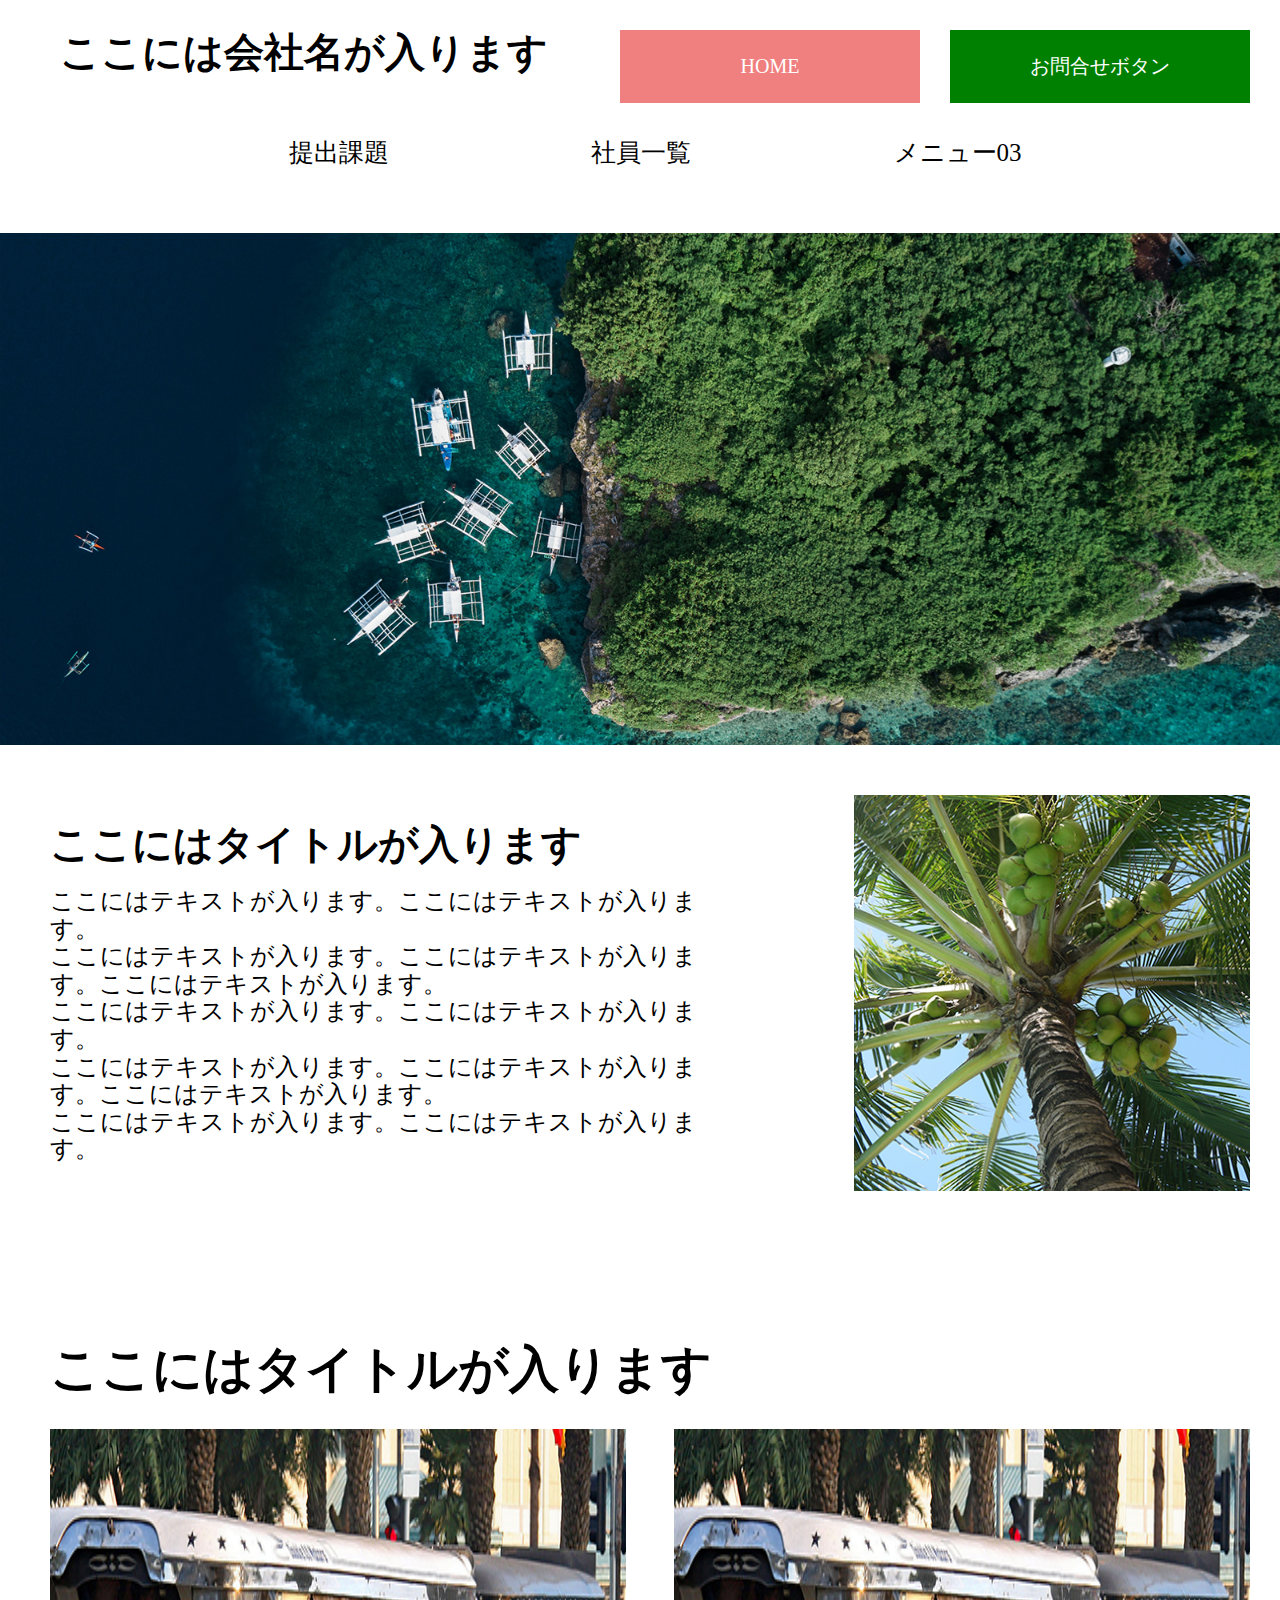
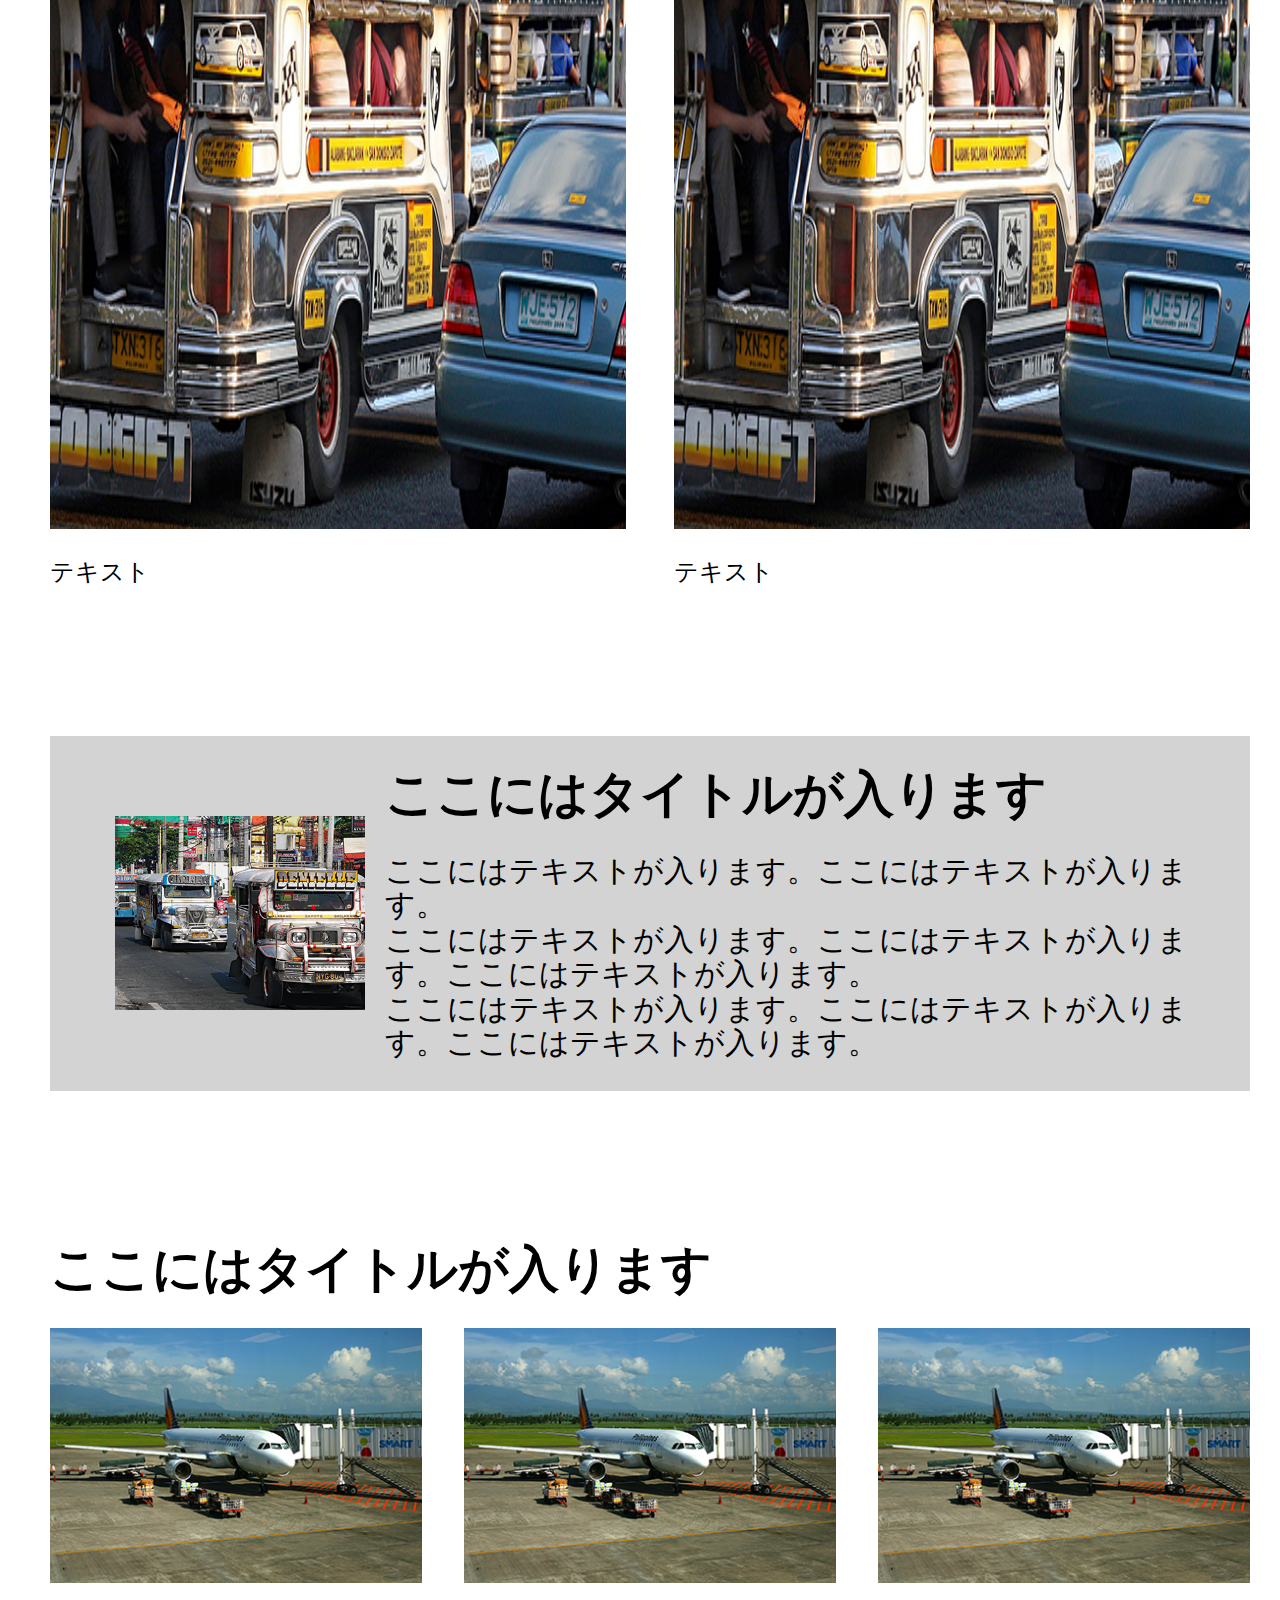
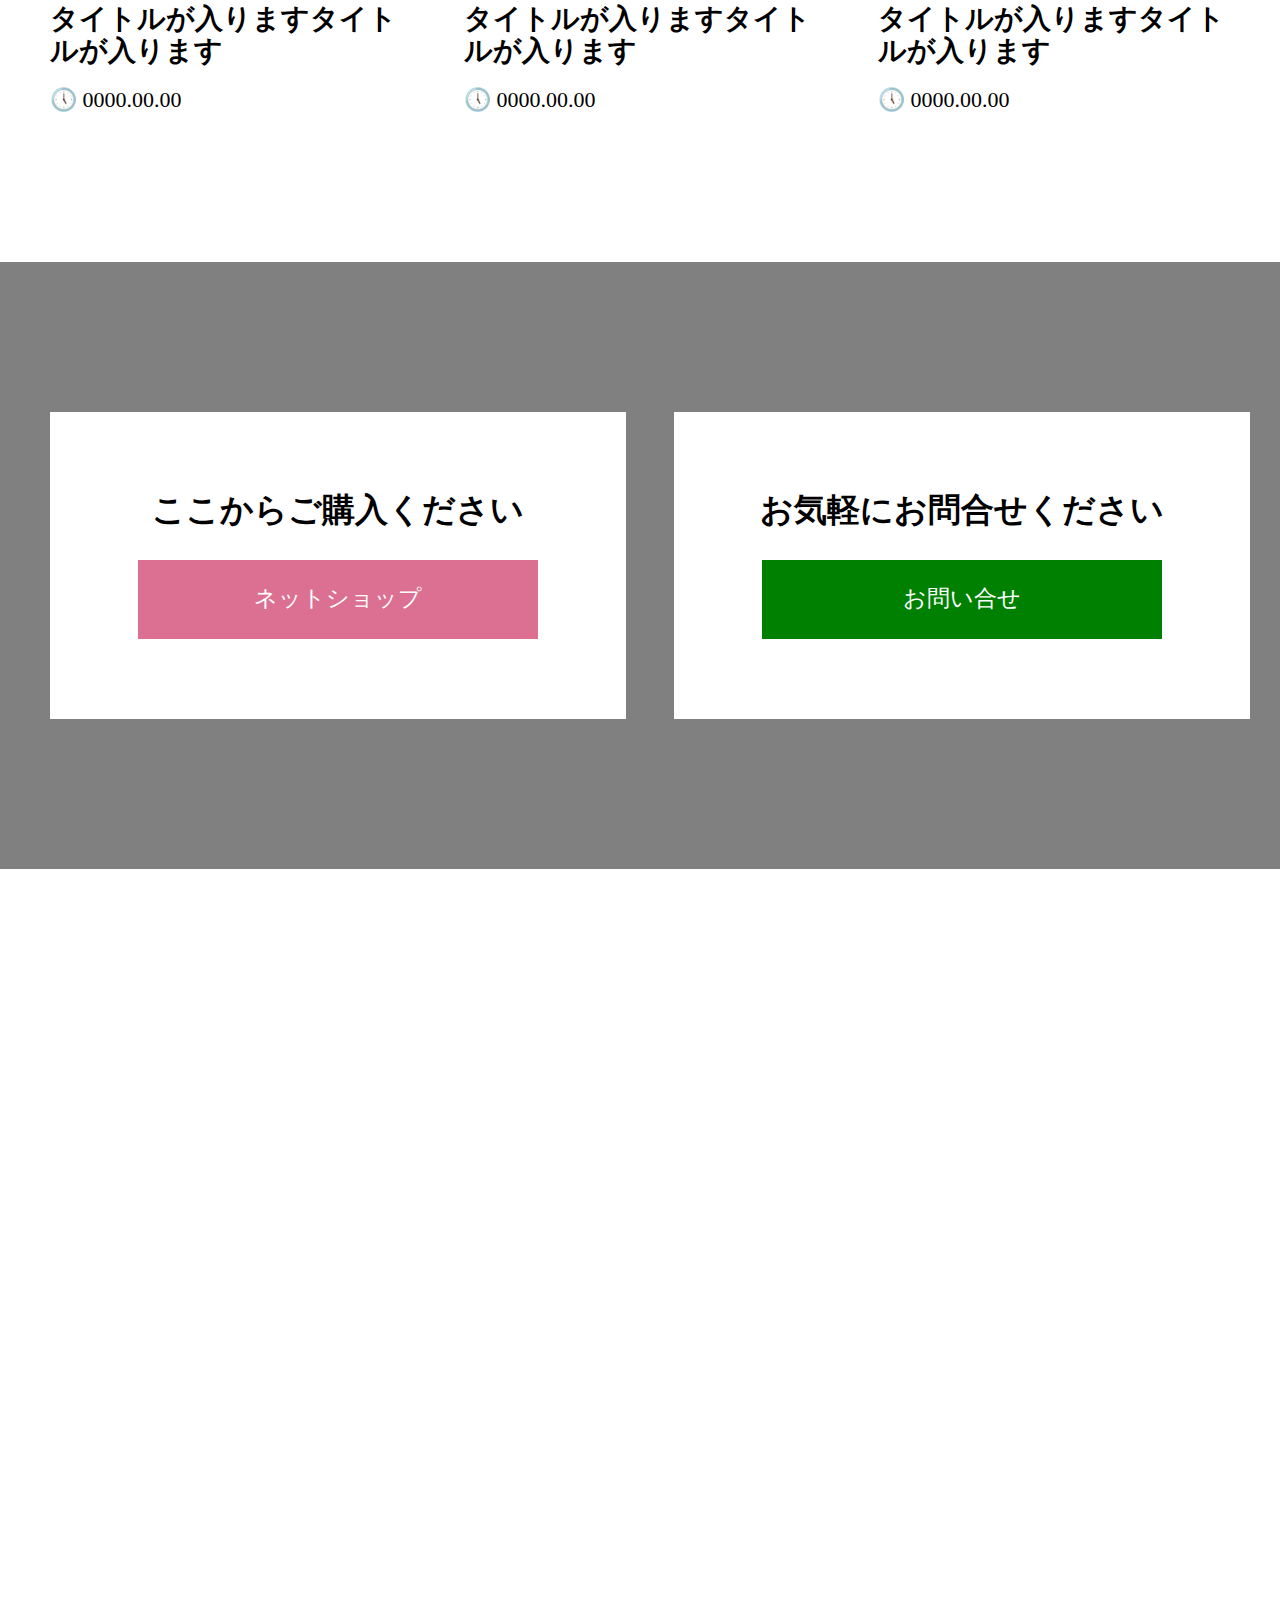
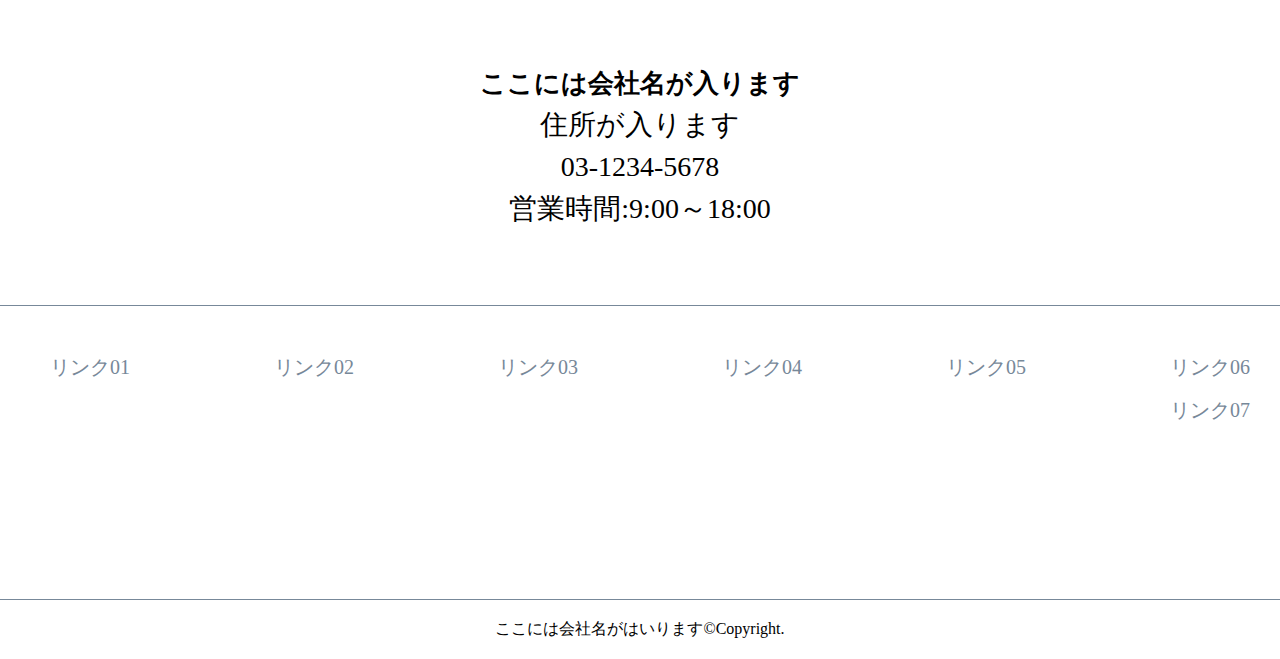
<file: index.html>
<!DOCTYPE html>
<html lang="ja">
  <head>
    <meta charset="UTF-8" />
    <meta name="viewport" content="width=device-width, initial-scale=1.0" />
    <title>top_01</title>
    <link rel="stylesheet" href="./css/reset.css" />
    <link rel="stylesheet" href="./css/style.css" />
  </head>
  <body>
    <header>
      <div class="header">
        <div class="header-logo01">
          <h1 class="header_logo">ここには会社名が入ります</h1>
          <div class="header_btn">
            <a href="./index.html" class="header_btn01">HOME</a>
            <a href="./contact/index.html" class="header_btn02">お問合せボタン</a>
          </div>
        </div>
        <div class="header_nav">
          <ul class="header_nav_list">
          <li><a href="./php" class="header_nav_li">提出課題</a></li>
          <li><a href="../index.php" class="header_nav_li">社員一覧</a></li>
          <li><a href="#" class="header_nav_li">メニュー03</a></li>
          </ul>
        </div>
      </div> 
    </header>
        <div class="header_main_img">
          <img src="./img/mv.png"  class="mv_img"/>
        </div>
    <main>
      <div class="sec_01">
        <div class="wrapper">
          <div class="sec_box">
            <div class="sec_01_left">
              <h1 class="sec_01_h1">ここにはタイトルが入ります</h1>
              <p class="sec_01_p">ここにはテキストが入ります。ここにはテキストが入ります。<br>
              ここにはテキストが入ります。ここにはテキストが入ります。ここにはテキストが入ります。<br>
              ここにはテキストが入ります。ここにはテキストが入ります。<br>
              ここにはテキストが入ります。ここにはテキストが入ります。ここにはテキストが入ります。<br>
              ここにはテキストが入ります。ここにはテキストが入ります。
            </p>
            </div>
            <div class="sec_01_right">
              <img src="./img/img_01.png" class="sec_01_img">
            </div>
          </div>
        </div>
      </div>
      <!-- sec_02------------------------------- -->
      <div class="sec_02">
        <div class="wrapper">
          <div class="sec_02_title">
            <h2 class="sec_02_title_h2">ここにはタイトルが入ります</h2>
          </div>
          <div class="sec_02_box">
            <div class="sec_02_content">
              <div class="sec_02_left">
                <img src="./img/img_02.png" class="sec_02_img">
              </div>
              <div class="sec_02_right">
                <p class="sec_02_p">テキスト</p>
              </div>
            </div>
            <div class="sec_02_content">
              <div class="sec_02_left">
                <img src="./img/img_02.png" class="sec_02_img">
              </div>
              <div class="sec_02_right" >
                <p class="sec_02_p">テキスト</p>
              </div>
            </div>
          </div>
        </div>
      </div>
      <!-- sec_03------------------------------------->
      <div class="sec_03">
        <div class="wrapper">
          <div class="sec_03_content">
            <div class="sec_03_left">
              <img src="./img/img_03.png" class="sec_03_img">
            </div>
            <div class="sec_03_right">
              <h1 class="sec_03_h1">ここにはタイトルが入ります</h1>
              <div class="sec_03_p">ここにはテキストが入ります。ここにはテキストが入ります。<br>ここにはテキストが入ります。ここにはテキストが入ります。ここにはテキストが入ります。<br>ここにはテキストが入ります。ここにはテキストが入ります。ここにはテキストが入ります。</div>
            </div>
          </div>
        </div>
      </div>
      <!-- sec04------------------------------------->
      <div class="sec_04">
        <div class="wrapper">
          <h1 class="sec_04_title">ここにはタイトルが入ります</h1>
          <div class="sec_04_box">
            <div class="sec_04_content">
              <div class="sec_04_left">
                <img src="./img/img_04.png" class="sec_04_img">
              </div>
              <div class="sec_04_right">
                <h2 class="sec_04_h2">タイトルが入りますタイトルが入ります</h2>
                <p class="sec_04_p">&#x1F554 0000.00.00</p>
              </div>
            </div>
            <div class="sec_04_content">
              <div class="sec_04_left">
                <img src="./img/img_04.png" class="sec_04_img">
              </div>
              <div class="sec_04_right">
                <h2 class="sec_04_h2">タイトルが入りますタイトルが入ります</h2>
                <p class="sec_04_p">&#x1F554 0000.00.00</p>
              </div>
            </div>
            <div class="sec_04_content">
              <div class="sec_04_left">
                <img src="./img/img_04.png" class="sec_04_img">
              </div>
              <div class="sec_04_right">
                <h2 class="sec_04_h2">タイトルが入りますタイトルが入ります</h2>
                <p class="sec_04_p">&#x1F554 0000.00.00</p>
              </div>
            </div>
          </div>
          <!-- sec_btn ---------------------- -->
        </div>
        <div class="sec_btn">
          <div class="wrapper">
          <div class="sec_btn_box">
            <div class="sec_btn_content">
               <h2 class="sec_btn_h2">ここからご購入ください</h2>  
                <a href="#" class="sec_btn_a_1">ネットショップ</a>
            </div>
               <div class="sec_btn_content">
                <h2 class="sec_btn_h2">お気軽にお問合せください</h2>
                    <a href="#" class="sec_btn_a_2">お問い合せ</a>
               </div>
          </div>
        </div>
        </div>
      </div>
      <!-- sec_05 ------------------------------ -->
      <div class="sec_05">
        <h3 class="sec_05_h3">ここには会社名が入ります</h3>
        <p class="sec_05_p">住所が入ります</p>
        <p class="sec_05_p">03-1234-5678</p>
        <p class="sec_05_p">営業時間:9:00～18:00</p>
      </div>
      <!-- sec_06 -------------------------------- -->
      <div class="sec_06">
        <div class="wrapper">
          <div class="sec_06_link">
            <a href="#">リンク01</a>
            <a href="#">リンク02</a>
            <a href="#">リンク03</a>
            <a href="#">リンク04</a>
            <a href="#">リンク05</a>
            <a href="#">リンク06</a>
          </div>
          <div class="sec_06_linl_02">
            <a href="#" class="sec_06_li_07">リンク07</a>
          </div>
        </div>
      </div>
      <!-- footer --------------------------------- -->
      <footer>
        <div class="footer">
          <p>ここには会社名がはいります&copy;Copyright.</p>
        </div>
      </footer>    
    </main>
  </body>
</html>
</file>
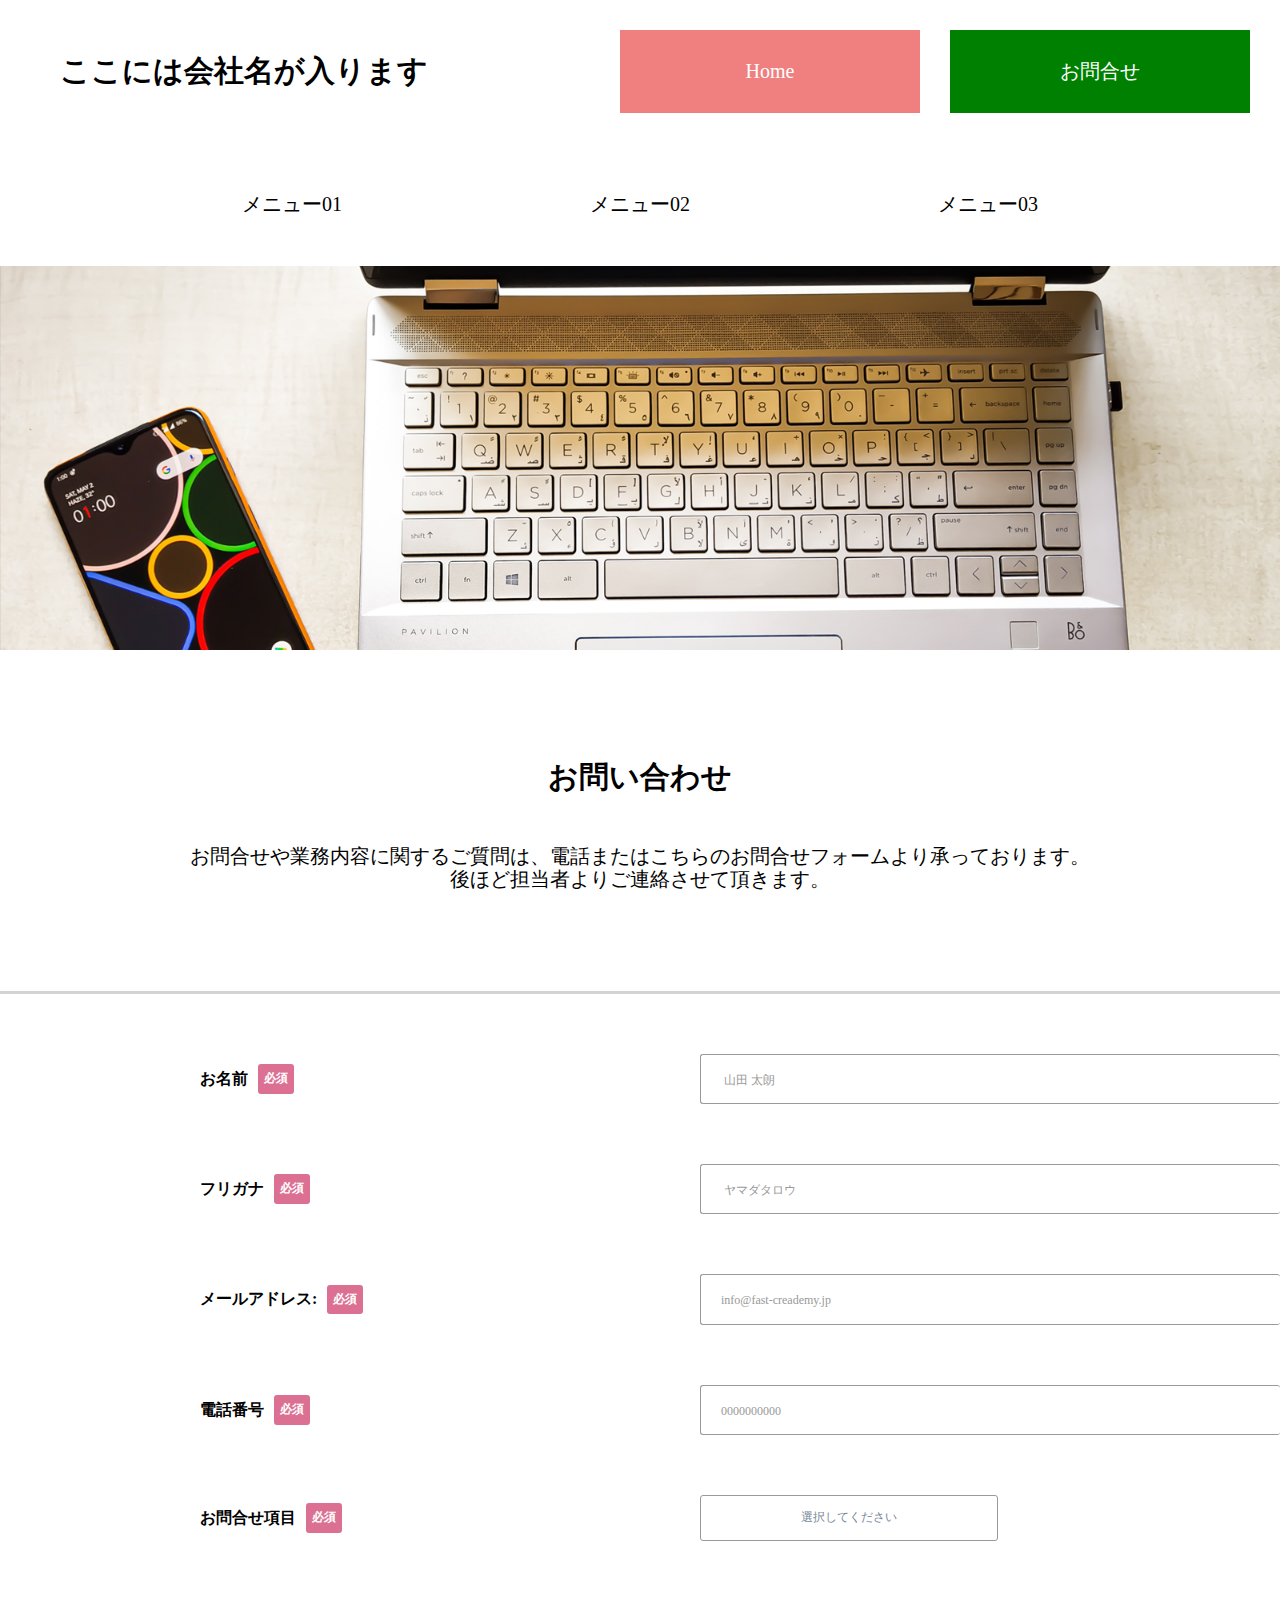
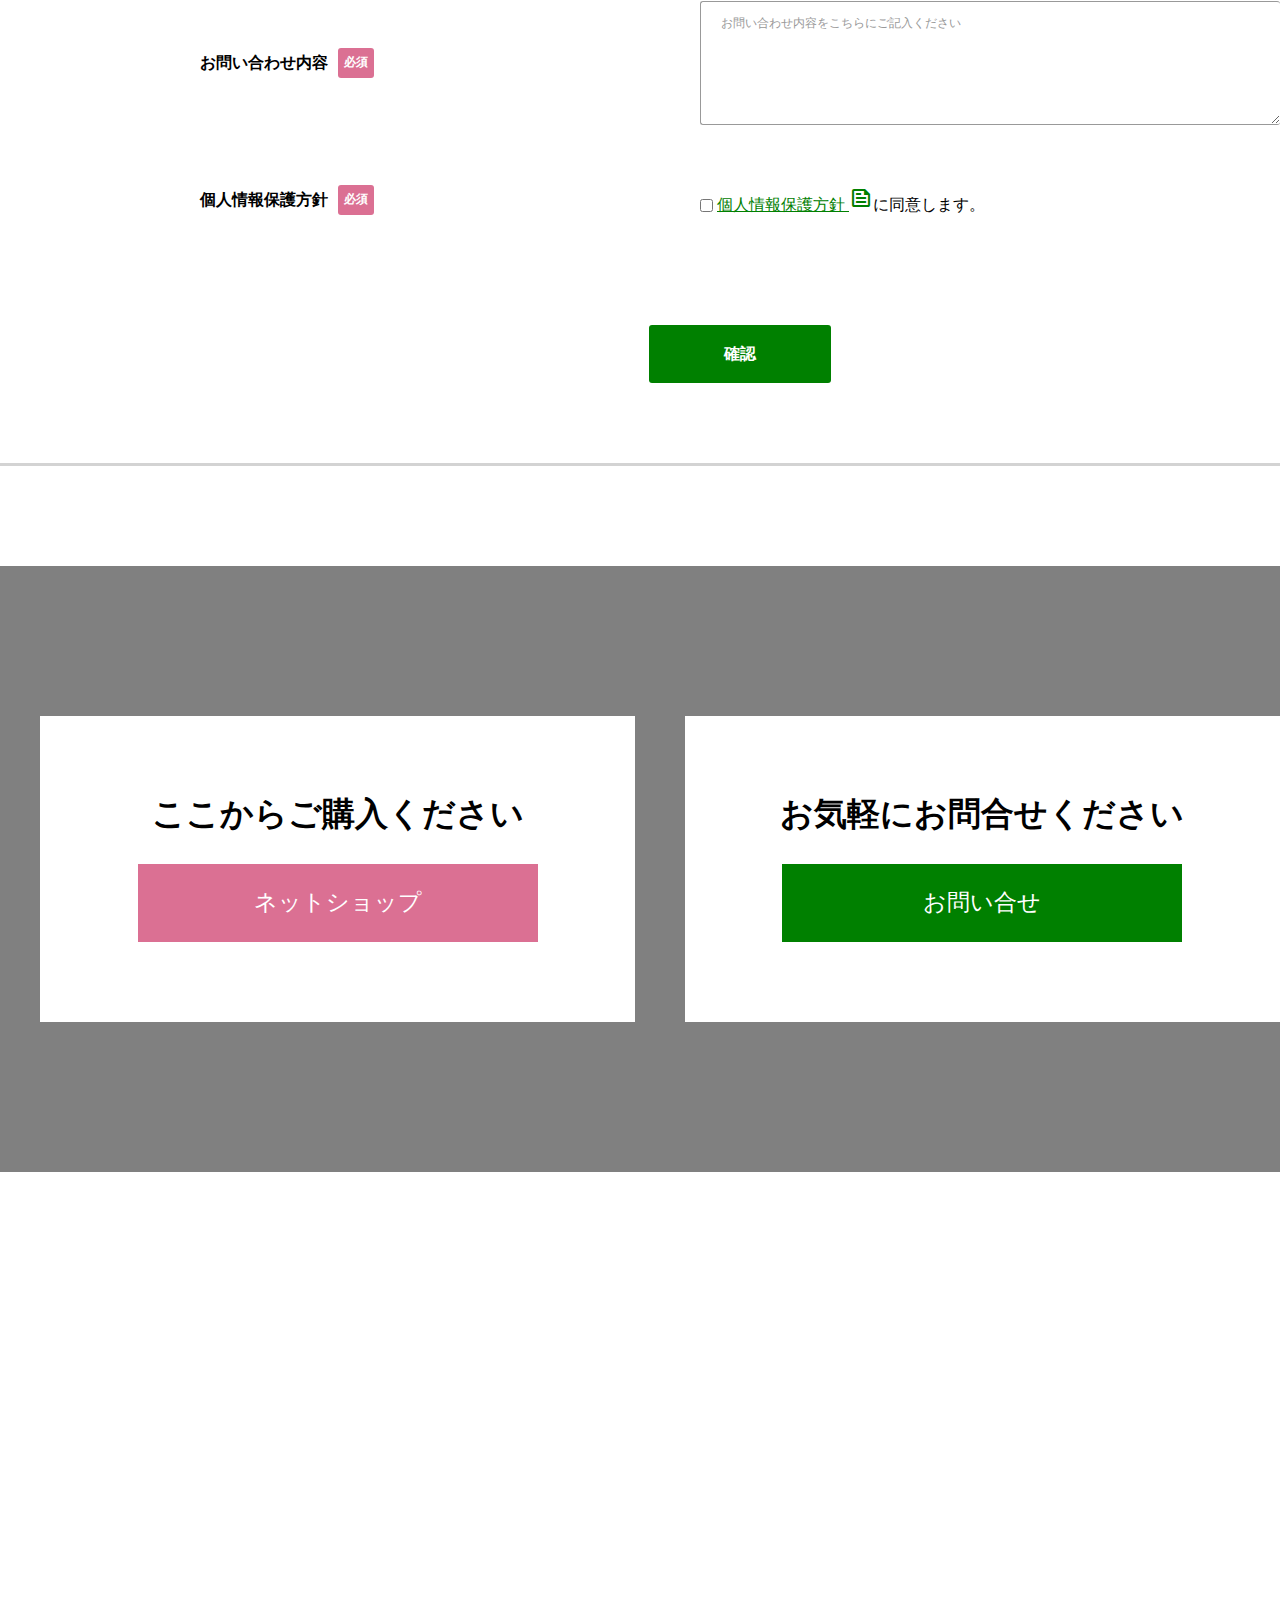
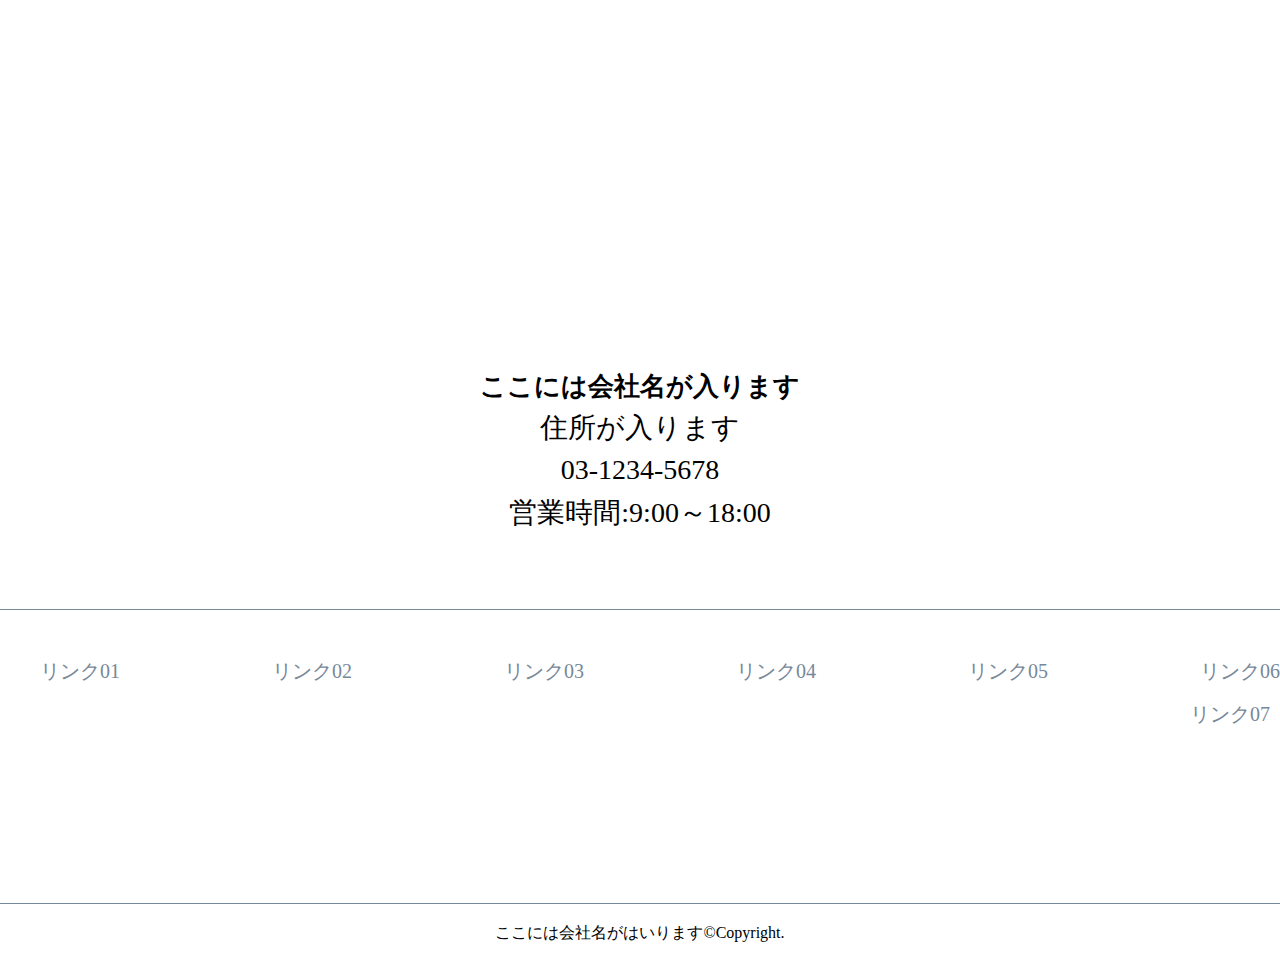
<file: contact/index.html>
<!DOCTYPE html>
<html lang="ja">
  <head>
    <meta charset="UTF-8" />
    <meta name="viewport" content="width=device-width, initial-scale=1.0" />
    <title>contact</title>
    <link rel="stylesheet" href="./css/reset.css" />
    <link rel="stylesheet" href="./css/style.css" />
    <link
      rel="stylesheet"
      href="https://fonts.googleapis.com/css2?family=Material+Symbols+Outlined:opsz,wght,FILL,GRAD@24,400,0,0"
    />
  </head>
  <body>
    <header>
      <div class="header">
        <div class="header-logo01">
          <h1 class="header_logo">ここには会社名が入ります</h1>
          <div class="header_btn">
            <a href="../index.html" class="header_btn01">Home</a>
            <a href="#" class="header_btn02">お問合せ</a>
          </div>
        </div>
        <div class="header_nav">
          <ul class="header_nav_list">
            <li><a href="#" class="header_nav_li">メニュー01</a></li>
            <li><a href="#" class="header_nav_li">メニュー02</a></li>
            <li><a href="#" class="header_nav_li">メニュー03</a></li>
          </ul>
        </div>
        <div class="header_main_img">
          <img src="./img/mv.png" class="mv_img" />
        </div>
      </div>
    </header>
    <main>
      <div class="sec_01">
        <!-- <div class="wrapper"> -->
        <div class="sec_01_content">
          <h1 class="sec_01_title">お問い合わせ</h1>
          <p class="sec_01_p">
            お問合せや業務内容に関するご質問は、電話またはこちらのお問合せフォームより承っております。<br />
            後ほど担当者よりご連絡させて頂きます。
          </p>
        </div>
        <!-- </div> -->
      </div>
      <!-- sec_02 ------------------------------- -->
      <div class="sec_02">
        <form action="task8-1.php" method="post" novalidate>
          <div class="form-row">
            <div class="form-label">
              <label for="onamae">お名前</label>
              <span>必須</span>
            </div>

            <input
              type="text"
              id="onamae"
              name="onamae"
              placeholder=" 山田 太朗"
            />
          </div>
          <div class="form-row">
            <div class="form-label">
              <label for="furigana">フリガナ</label>
              <span>必須</span>
            </div>
            <input
              type="text"
              id="furigana"
              name="furigana"
              placeholder=" ヤマダタロウ"
            />
          </div>
          <div class="form-row">
            <div class="form-label">
              <label for="email">メールアドレス:</label>
              <span>必須</span>
            </div>
            <input
              type="text"
              id="email"
              name="email"
              placeholder="info@fast-creademy.jp"
            />
          </div>
          <div class="form-row">
            <div class="form-label">
              <label for="tel">電話番号</label>
              <span>必須</span>
            </div>
            <input type="text" id="tel" name="tel" placeholder="0000000000" />
          </div>
          <div class="form-row">
            <div class="form-label">
              <label for="koumoku">お問合せ項目</label>
              <span>必須</span>
            </div>
            <select name="koumoku" id="koumoku">
              <option value="">選択してください</option>
              <option value="資料請求">資料請求</option>
              <option value="会社案内">会社案内</option>
              <option value="求人募集">求人募集</option>
              <option value="給料について">給料について</option>
              <option value="仕事内容">仕事内容</option>
            </select>
          </div>
          <div class="form-row">
            <div class="form-label">
              <label for="naiyou">お問い合わせ内容</label>
              <span>必須</span>
            </div>
            <textarea
              id="naiyou"
              name="naiyou"
              rows="5"
              placeholder="お問い合わせ内容をこちらにご記入ください"
            ></textarea>
          </div>
          <div class="form-row">
            <div class="form-label">
              <label for="checkbox">個人情報保護方針</label>
              <span>必須</span>
            </div>
            <!-- <input type="checkbox" id="check" name="example" placeholder="個人情報保護方針" required> -->
            <label
              ><input type="checkbox" name="policy[]" value="policy" />
              <u>個人情報保護方針 </u
              ><span class="material-symbols-outlined"> news </span
              >に同意します。</label
            >
          </div>

          <div class="form-row">
            <div class="form-label_confirmation">
              <button type="submit">確認</button>
            </div>
          </div>
        </form>
      </div>
      <!-- .sec_btn ------------------------------------------ -->
      <div class="sec_btn">
        <div class="wrapper">
          <div class="sec_btn_box">
            <div class="sec_btn_content">
              <h2 class="sec_btn_h2">ここからご購入ください</h2>
              <a href="#" class="sec_btn_a_1">ネットショップ</a>
            </div>
            <div class="sec_btn_content">
              <h2 class="sec_btn_h2">お気軽にお問合せください</h2>
              <a href="#" class="sec_btn_a_2">お問い合せ</a>
            </div>
          </div>
        </div>
      </div>
      <!-- sec_03 ---------------------------------- -->
      <div class="sec_03">
        <h3 class="sec_03_h3">ここには会社名が入ります</h3>
        <p class="sec_03_p">住所が入ります</p>
        <p class="sec_03_p">03-1234-5678</p>
        <p class="sec_03_p">営業時間:9:00～18:00</p>
      </div>
      <!-- sec_04 -------------------------------- -->
      <div class="sec_04">
        <div class="wrapper">
          <div class="sec_04_link">
            <a href="#">リンク01</a>
            <a href="#">リンク02</a>
            <a href="#">リンク03</a>
            <a href="#">リンク04</a>
            <a href="#">リンク05</a>
            <a href="#">リンク06</a>
          </div>
          <div class="sec_04_linl_02">
            <a href="#" class="sec_04_li_07">リンク07</a>
          </div>
        </div>
      </div>
    </main>
    <!-- footer --------------------------------- -->
    <footer>
      <div class="footer">
        <p>ここには会社名がはいります&copy;Copyright.</p>
      </div>
    </footer>
  </body>
</html>
</file>
<file: css/style.css>
/* header ----------------------- */
.header{
  padding: 30px 30px 30px 60px;
}
.header-logo01{
  display: flex;
  justify-content: space-between;
}
.header_logo{
  font-size: 40px;
}
.header_btn{
  display: flex;
  align-items: center;
}
.header_btn01{
  display: block;
  font-size: 20px;
  width: 300px;
  text-align: center;
  padding: 25px;
  color: white;
  background-color:lightcoral;
}
.header_btn02{
  display: block;
  font-size: 20px;
  width: 300px;
  text-align: center;
  padding: 25px;
  margin-left: 30px;
  color: white;
  background-color: green; 
}
.header_nav_list{
  display: flex;
 height: 50px;
 align-items: center;
 padding: 50px 50px;
 justify-content: space-between;
 margin-left: 15%;
 margin-right: 15%;
}
.header_nav_li{
  font-size: 25px;
}

/* header メディアクエリ----------------------- */
@media screen and (max-width:767px) {
  .header{
    padding: 10px;
  }
  .header-logo01{
    display: flex;
    flex-direction: column;
  }
  .header_logo{
    font-size: 30px;
    text-align:center;
    margin-bottom: 20px;
  }
  .header_btn{
    margin: 0 auto;
    margin-top: 20px;
  }
  .header_btn01{
    font-size: 20px;
    width: 200px;
    padding: 25px;
  }
  .header_btn02{
    font-size: 20px;
    width: 200px;
    color: white;
  }
  .header_nav_list{
    /* display: flex; */
   height: 170px;
   margin-left: 10%;
   margin-right: 10%;
   /* flex-direction: column; */
   font-size: 40px;
   margin-bottom: 40px;
  }
  .header_nav_li{
    font-size: 25px;
  }
}
/* main_img -------------------- */
.mv_img{
  width: 100%;
}
/* main_img メディアクエリ  */
@media screen and (max-width:767px) {
  .mv_img{
  }
}
/* sec_01 ------------------------------- */
.wrapper{
  margin-left: 50px;
  margin-right: 30px;
}
.sec_01{
  margin-bottom: 150px;
}
.sec_box{
  display: flex;
  justify-content: space-between;
  align-items: center;
  margin-top: 50px;
}
.sec_01_left{
  width: 56%;
}
.sec_01_h1{
  font-size: 40px;
  margin-bottom: 20px;  
}
.sec_01_p{
  font-size: 24px;
}
.sec_01_right{
  width: 33%;
}
.sec_01_img{
  width: 100%;
}
/* sec_01 メディアクエリ------------------------- */
@media screen and (max-width:767px) {
  .sec_01{
    margin-bottom: 100px;
  }
  .sec_01_h1{
    font-size: 30px;
    margin-bottom: 30px;  
  }
  .sec_01_left{
    width: 100%;
  }
  .wrapper{
    margin-left: 5px;
    margin-right: 5px;
    
  }
  .sec_box{
    display: flex;
    align-items: center;
    margin-top: 50px;
    flex-direction: column;
  }
  .sec_01_p{
    font-size: 20px;
    margin-bottom: 30px;
  }
  .sec_01_right{
    width: 100%;
  }
}
/* header main_img メディアクエリ */
@media screen and (max-width:767px){
  .mv_img{
    width: 100%;
    height: auto;
  }
}

/* sec_02 ------------------------------- */
  .sec_02{
    margin-bottom: 80px;
  }
  .sec_02_title_h2{
    font-size: 50px;
    margin-bottom: 30px;
  }
  .sec_02_box{
    display: flex;
    justify-content: space-between;
    margin-bottom: 150px;
  }
  .sec_02_content{
    width: 48%;
  }
  .sec_02_p{
    font-size: 24px;
    margin-top: 30px;
  }
  .sec_02_img{
    width: 100%;
    height: 700px;
  }

/* sec_02 メディアクエリ --------------------- */
@media screen and (max-width:767px){

  .sec_02{
    margin-bottom: 40px;
  }
  .sec_02_title_h2{
    font-size: 30px;
    margin-bottom: 30px;
  }
  .sec_02_box{
    display: flex;
    flex-direction: column;
    margin-bottom: 75px;
  }
  .sec_02_content{
    width: 100%;
  }
  .sec_02_p{
    font-size: 24px;
    margin-top: 10px;
    margin-bottom: 20px;
  }
  .sec_02_img{
    width: 100%;
    height: auto;
  }
}
/* sec_03 --------------------------------------- */
.sec_03{
  margin-bottom: 100px;
}
.sec_03_content{
  display: flex;
  align-items: center;
  background-color: lightgray;
  padding: 30px 30px;
  margin-bottom: 150px;
}
.sec_03_left{
  width: 34%;
  margin: 35px 20px 35px 35px;
}
.sec_right{
}
.sec_03_h1{
  font-size: 50px;
  margin-bottom: 30px;
}
.sec_03_p{
  font-size: 30px;
}
.sec_03_img{
  width: 100%;
}

/* sec_03 メディアクエリ------------------ */
@media screen and (max-width:767px){

  .sec_03{
    margin-bottom: 100px;
  }
  .sec_03_content{
    display: flex;
    flex-direction: column;
    background-color: lightgray;
    padding: 30px 30px;
  }
  .sec_03_left{
    width: 100%;
  }
  .sec_right{
    /* width: 40%; */
  }
  .sec_03_h1{
    font-size: 26px;
    margin-bottom: 30px;
  }
  .sec_03_p{
    font-size: 20px;
  }
  .sec_03_img{
    width: 100%;
  }
}
/* sec_04 -------------------------------- */
.sec_04{
  margin-bottom: 100px;
}
.sec_04_title{
  font-size: 50px;
  margin-bottom: 30px;
}
.sec_04_h2{
 font-size: 28px;
 margin-top: 20px ;
}
.sec_04_p{
  margin-top: 20px;
  font-size: 22px;
}
.sec_04_box{
  display: flex;
  justify-content: space-between;
}
.sec_04_content{
  width: 31%;
}
.sec_04_img{
  width: 100%;
}
/* sec_04 メディアクエリ----------------------- */
@media screen and (max-width:767px){
  .sec_04{
    margin-bottom: 50px;
  }
  .sec_04_title{
    font-size: 30px;
    margin-bottom: 30px;
  }
  .sec_04_h2{
   font-size: 22px;
   margin-top: 20px ;
  }
  .sec_04_p{
    margin-top: 0px;
    margin-bottom: 30px;
    font-size: 22px;
  }
  .sec_04_box{
    display: flex;
    flex-direction: column;
  }
  .sec_04_content{
    width: 100%;
  }
}

/* sec_btn -------------------------------------- */
.sec_btn{
  margin-top: 150px;
  margin-bottom: 800px;
  background-color: gray;
  padding: 150px 0;
}
.sec_btn_box{
  display: flex;
  justify-content: space-between;
}
.sec_btn_content{
  width: 48%;
  padding: 80px  ;
  background-color: white;
}
.sec_btn_a_1{
  width: 400px;
  margin: 0 auto;
  padding:  26px 0;
  display: block;
  text-align: center;
  color: white;
  font-size: 23px;
  background-color: palevioletred;
}
.sec_btn_a_2{
  width: 400px;
  margin: 0 auto;
  padding: 26px 0;
  display: block;
  color: white;
  font-size: 23px;
  background-color: green;
  text-align: center;
}
.sec_btn_h2{
  font-size: 33px;
  margin-bottom: 30px;
  text-align: center;
}

/* sec_btn メディアクエリ---------------------- */
@media screen and (max-width:767px){

  .sec_btn{
    margin-top: 75px;
    margin-bottom: 200px;
    text-align: center;
    background-color: gray;
    padding: 50px 0;
  }
  .sec_btn_box{
    display: flex;
    flex-direction: column;
  }
  .sec_btn_content{
    width: 90%;
    background-color: white;
    text-align: center;
    margin: 30px auto;
  }
  .sec_btn_a_1{
    width: 200px;
    margin: 0 auto;
    padding:  16px 0;
    display: block;
    text-align: center;
    color: white;
    font-size: 20px;
    background-color: palevioletred;
  }
  .sec_btn_a_2{
    width: 200px;
    margin: 0 auto;
    padding: 16px 0;
    display: block;
    color: white;
    font-size: 20px;
    background-color: green;
    text-align: center; 
  }
  .sec_btn_h2{
    font-size: 20px;
    margin-bottom: 30px;
    text-align: center;
  }
}
/* sec_05 ------------------------------------- */
.sec_05{
  text-align: center;
  margin-bottom: 80px;
}
.sec_05_h3{
  margin-bottom: 10px;
  font-size: 26px;
}
.sec_05_p{
  margin-bottom: 10px;
  font-size: 28px;
}
/* sec_05 メディアクエリ------------------------ */
@media screen and (max-width:767px){

  .sec_05{
    text-align: center;
    margin-bottom: 40px;
  }
  .sec_05_h3{
    margin-bottom: 10px;
    font-size: 30px;
  }
  .sec_05_p{
    margin-bottom: 10px;
    font-size: 20px;
  }
}
/* sec_06 ------------------------------------- */
.sec_06{
  padding-top: 50px;
  padding-bottom: 200px;
  border-top: 1px solid;
  border-bottom: 1px solid;
  color: lightslategray;
}
.sec_06_link{
  display: flex;
  flex-direction: row;
  justify-content: space-between; 
  margin-bottom: 20px;
  font-size: 20px;
}
.sec_06_link_02{
  position: relative; 
}
.sec_06_li_07{
  position: absolute;
  font-size: 20px;
  right: 30px;
}
/* sec_06 メディアクエリ----------------------- */
@media screen and (max-width:767px){
  .sec_06{
    padding-top: 20px;
    padding-bottom: 50px;
    border-top: 1px solid;
    border-bottom: 1px solid;
    color: lightslategray;
  }
  .sec_06_link{
    display: flex;
    flex-direction: column;
    text-align: center;
    margin-bottom: 0px;
    font-size: 25px;
  }
  .sec_06_link_02{
  }
  .sec_06_li_07{
    right: 0px;
    font-size: 25px;
    width: 100%;
    text-align: center;
  } 
}
/* footer -------------------------------------- */
.footer{
  text-align: center;
  padding: 20px 20px;
}
</file>
<file: contact/css/style.css>
.header-logo01 {
  display: flex;
  justify-content: space-between;
  align-items: center;
  padding: 30px 30px 30px 60px;
}
.header_logo {
  font-size: 30px;
}
.header_btn {
  display: flex;
  align-items: center;
}
.header_btn01 {
  font-size: 20px;
  width: 300px;
  text-align: center;
  padding: 30px;
  color: white;
  background-color: lightcoral;
}
.header_btn02 {
  font-size: 20px;
  width: 300px;
  text-align: center;
  padding: 30px;
  margin-left: 30px;
  color: white;
  background-color: green;
}
.mv_img {
  width: 100%;
}
.header_nav_list {
  display: flex;
  justify-content: space-between;
  /* gap: 400px; */
  /* height: 50px; */
  align-items: center;
  padding: 50px 50px;
  margin: 0 15%;
}
.header_nav_li {
  font-size: 20px;
}
/* header メディアクエリ ------------ */
@media screen and (max-width: 767px) {
  .header-logo01 {
    display: flex;
    flex-direction: column;
    align-items: center;
    padding: 20px;
  }
  .header_logo {
    font-size: 30px;
    margin-bottom: 30px;
  }
  .header_btn {
    display: flex;
    align-items: center;
  }
  .header_btn01 {
    font-size: 14px;
    width: 150px;
    text-align: center;
    padding: 10px 20px;
    color: white;
    background-color: lightcoral;
  }
  .header_btn02 {
    font-size: 14px;
    width: 150px;
    text-align: center;
    padding: 10px 20px;
    color: white;
    background-color: green;
  }
  .mv_img {
    width: 100%;
  }
  .header_nav_list {
    /* gap: 40px; */
    height: 50px;
    align-items: center;
    padding: 30px;
    margin-bottom: 30px;
    padding-left: 10px;
  }
  .header_nav_li {
    font-size: 14px;
  }
}
/* sec_01 -------------------------------------- */
.sec_01 {
  padding-top: 50px;
  padding-bottom: 100px;
  text-align: center;
  /* margin-left: 300px;
  margin-right: 300px; */
}
.wrapper {
  max-width: 1850px;
  margin-left: 40px;
}
.sec_01_title {
  margin-bottom: 50px;
  margin-top: 60px;
  font-size: 30px;
}
.sec_01_p {
  font-size: 20px;
}

/* sec_01 メディアクエリ------------------ */
@media screen and (max-width: 767px) {
  .sec_01 {
    padding-top: 50px;
    padding-bottom: 100px;
    text-align: center;
    margin-left: 30px;
    margin-right: 30px;
  }
  .wrapper {
    margin-left: 20px;
  }
  .sec_01_title {
    margin-bottom: 50px;
    margin-top: 60px;
    font-size: 25px;
  }
  .sec_01_p {
    font-size: 14px;
  }
  .sec_01_content {
  }
}
/* sec_02--------------------------------------- */
.sec_02 {
  border-top: solid lightgray;
  border-bottom: solid lightgrey;
  padding-top: 30px;
}
form {
  width: 100%;
}
.form-row {
  display: flex;
  align-items: center;
  padding: 30px 0px 30px 200px;
}
.form-row:last-child {
  border-bottom: none;
}
.form-label {
  display: flex;
  align-items: center;
  width: 500px;
}
.form-label label {
  font-weight: bold;
}
.form-label_confirmation {
  margin: 0 auto;
}
.form-label span {
  margin-left: 10px;
  padding: 8px 6px;
  border-radius: 3px;
  font-size: 12px;
  font-weight: bold;
  color: #fff;
  background-color: palevioletred;
}
input,
textarea {
  border: solid 1px #999;
  border-right: none;
  border-radius: 3px;
  padding: 15px 20px;
  font-size: 16px;
  color: #333;
  flex-grow: 1;
}
input::placeholder,
textarea::placeholder {
  color: #999;
  font-size: 12px;
}
select {
  background-color: white;
  border: solid #999 1px;
  border-radius: 3px;
  padding: 15px 100px;
  font-size: 12px;
  color: lightslategray;
}
button {
  margin-top: 30px;
  padding: 20px 75px;
  border: none;
  border-radius: 3px;
  color: #fff;
  font-weight: bold;
  background-color: green;
  margin: 50px auto;
}
u {
  color: green;
}
.material-symbols-outlined {
  color: green;
}
/* sec_02 メディアクエリ--------------- */
@media screen and (max-width: 767px) {
  .sec_02 {
    margin-top: 40px;
  }
  .form-row {
    padding: 16px 14px;
    flex-wrap: wrap;
  }
  input,
  textarea {
    border-right: solid 1px #999;
  }
}
/* sec_btn_content------------------------  */
.sec_btn {
  margin-top: 100px;
  margin-bottom: 800px;
  background-color: gray;
  padding: 150px 0;
}
.sec_btn_box {
  display: flex;
  justify-content: space-between;
}
.sec_btn_content {
  width: 48%;
  padding: 80px;
  background-color: white;
}
.sec_btn_a_1 {
  width: 400px;
  margin: 0 auto;
  padding: 26px 0;
  display: block;
  text-align: center;
  color: white;
  font-size: 23px;
  background-color: palevioletred;
}
.sec_btn_a_2 {
  width: 400px;
  margin: 0 auto;
  padding: 26px 0;
  display: block;
  color: white;
  font-size: 23px;
  background-color: green;
  text-align: center;
}
.sec_btn_h2 {
  font-size: 33px;
  margin-bottom: 30px;
  text-align: center;
}
/* sec_btn メディアクエリ---------------------- */
@media screen and (max-width: 767px) {
  .sec_btn {
    margin-top: 75px;
    margin-bottom: 200px;
    text-align: center;
    background-color: gray;
    padding: 50px 0;
  }
  .sec_btn_box {
    display: flex;
    flex-direction: column;
  }
  .sec_btn_content {
    width: 90%;
    background-color: white;
    text-align: center;
    margin: 30px auto;
  }
  .sec_btn_a_1 {
    width: 200px;
    margin: 0 auto;
    padding: 16px 0;
    display: block;
    text-align: center;
    color: white;
    font-size: 20px;
    background-color: palevioletred;
  }
  .sec_btn_a_2 {
    width: 200px;
    margin: 0 auto;
    padding: 16px 0;
    display: block;
    color: white;
    font-size: 20px;
    background-color: green;
    text-align: center;
  }
  .sec_btn_h2 {
    font-size: 20px;
    margin-bottom: 30px;
    text-align: center;
  }
  .wrapper {
    margin: 0px 10px;
  }
}
/* sec_03 ------------------------------------- */
.sec_03 {
  text-align: center;
  margin-bottom: 80px;
}
.sec_03_h3 {
  margin-bottom: 10px;
  font-size: 26px;
}
.sec_03_p {
  margin-bottom: 10px;
  font-size: 28px;
}
/* sec_03 メディアクエリ------------------------ */
@media screen and (max-width: 767px) {
  .sec_03 {
    text-align: center;
    margin-bottom: 40px;
  }
  .sec_03_h3 {
    margin-bottom: 10px;
    font-size: 30px;
  }
  .sec_03_p {
    margin-bottom: 10px;
    font-size: 20px;
  }
}
/* sec_04 ------------------------------------- */
.sec_04 {
  padding-top: 50px;
  padding-bottom: 200px;
  border-top: 1px solid;
  border-bottom: 1px solid;
  color: lightslategray;
}
.sec_04_link {
  display: flex;
  flex-direction: row;
  justify-content: space-between;
  margin-bottom: 20px;
  font-size: 20px;
}
.sec_04_link_02 {
  position: relative;
}
.sec_04_li_07 {
  position: absolute;
  font-size: 20px;
  right: 10px;
}
/* sec_04 メディアクエリ----------------------- */
@media screen and (max-width: 767px) {
  .sec_04 {
    padding-top: 20px;
    padding-bottom: 50px;
    border-top: 1px solid;
    border-bottom: 1px solid;
    color: lightslategray;
  }
  .sec_04_link {
    display: flex;
    flex-direction: column;
    text-align: center;
    margin-bottom: 0px;
    font-size: 25px;
  }
  .sec_04_li_07 {
    /* right: 0px; */
    font-size: 25px;
    width: 100%;
    left: 10px;
    padding-left: 35%;
  }
}
/* footer -------------------------------------- */
.footer {
  text-align: center;
  padding: 20px 20px;
}
/* footer メディアクエリ------------- */
@media screen and (max-width: 767px) {
  .footer {
    text-align: center;
    padding: 20px 20px;
    font-size: 8px;
  }
}
</file>
